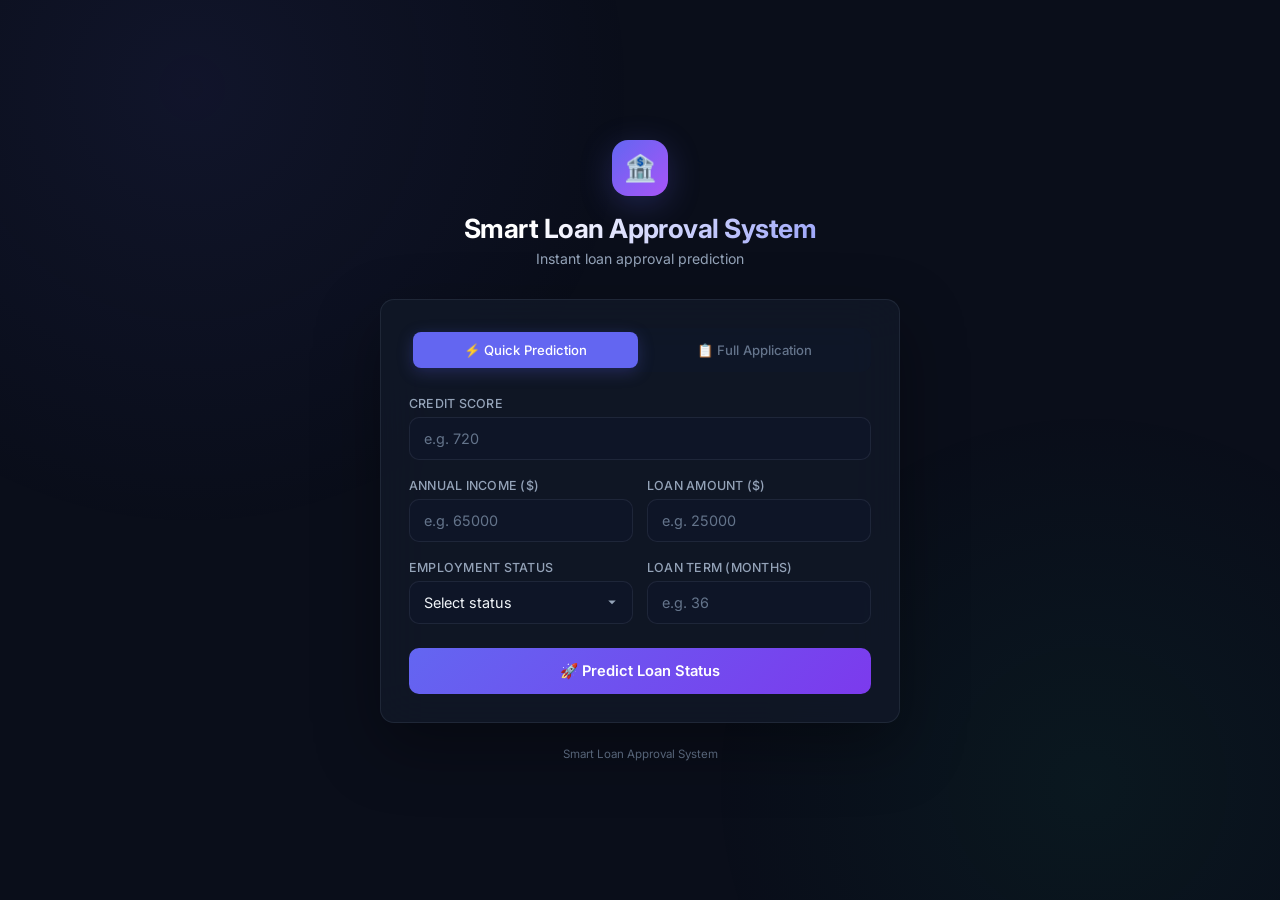
<file: Frontend/index.html>
<!DOCTYPE html>
<html lang="en">

<head>
  <meta charset="UTF-8">
  <meta name="viewport" content="width=device-width, initial-scale=1.0">
  <title>Smart Loan Approval System</title>
  <meta name="description" content="Smart loan approval prediction system. Get instant loan eligibility results.">
  <link href="https://fonts.googleapis.com/css2?family=Inter:wght@300;400;500;600;700;800&display=swap"
    rel="stylesheet">
  <style>
    *,
    *::before,
    *::after {
      margin: 0;
      padding: 0;
      box-sizing: border-box
    }

    :root {
      --bg-primary: #0a0e1a;
      --bg-secondary: #111827;
      --bg-card: rgba(17, 24, 39, .85);
      --accent: #6366f1;
      --accent-light: #818cf8;
      --accent-glow: rgba(99, 102, 241, .25);
      --success: #10b981;
      --success-bg: rgba(16, 185, 129, .12);
      --success-border: rgba(16, 185, 129, .3);
      --danger: #ef4444;
      --danger-bg: rgba(239, 68, 68, .12);
      --danger-border: rgba(239, 68, 68, .3);
      --text-primary: #f1f5f9;
      --text-secondary: #94a3b8;
      --text-muted: #64748b;
      --border: rgba(148, 163, 184, .12);
      --input-bg: rgba(15, 23, 42, .6);
      --radius: 14px;
      --radius-sm: 10px;
    }

    body {
      font-family: 'Inter', sans-serif;
      background: var(--bg-primary);
      color: var(--text-primary);
      min-height: 100vh;
      display: flex;
      align-items: center;
      justify-content: center;
      padding: 24px;
      position: relative;
      overflow-x: hidden
    }

    body::before {
      content: '';
      position: fixed;
      top: -40%;
      left: -20%;
      width: 70vw;
      height: 70vw;
      background: radial-gradient(circle, rgba(99, 102, 241, .08) 0%, transparent 70%);
      pointer-events: none
    }

    body::after {
      content: '';
      position: fixed;
      bottom: -30%;
      right: -15%;
      width: 60vw;
      height: 60vw;
      background: radial-gradient(circle, rgba(16, 185, 129, .06) 0%, transparent 70%);
      pointer-events: none
    }

    .container {
      width: 100%;
      max-width: 520px;
      position: relative;
      z-index: 1
    }

    /* Header */
    .header {
      text-align: center;
      margin-bottom: 32px;
      animation: fadeDown .6s ease
    }

    .header .logo {
      width: 56px;
      height: 56px;
      background: linear-gradient(135deg, var(--accent), #a855f7);
      border-radius: 16px;
      display: inline-flex;
      align-items: center;
      justify-content: center;
      font-size: 26px;
      margin-bottom: 16px;
      box-shadow: 0 8px 32px var(--accent-glow)
    }

    .header h1 {
      font-size: 1.65rem;
      font-weight: 700;
      letter-spacing: -.02em;
      background: linear-gradient(135deg, #fff 30%, var(--accent-light));
      -webkit-background-clip: text;
      -webkit-text-fill-color: transparent
    }

    .header p {
      color: var(--text-secondary);
      font-size: .88rem;
      margin-top: 6px;
      font-weight: 400
    }

    /* Card */
    .card {
      background: var(--bg-card);
      backdrop-filter: blur(24px);
      border: 1px solid var(--border);
      border-radius: var(--radius);
      padding: 28px;
      box-shadow: 0 24px 64px rgba(0, 0, 0, .35);
      animation: fadeUp .6s ease
    }

    /* Tabs */
    .tabs {
      display: flex;
      gap: 4px;
      background: rgba(15, 23, 42, .5);
      border-radius: var(--radius-sm);
      padding: 4px;
      margin-bottom: 24px
    }

    .tab-btn {
      flex: 1;
      padding: 10px 8px;
      border: none;
      background: transparent;
      color: var(--text-muted);
      font-family: inherit;
      font-size: .82rem;
      font-weight: 500;
      border-radius: 8px;
      cursor: pointer;
      transition: all .3s ease
    }

    .tab-btn.active {
      background: var(--accent);
      color: #fff;
      box-shadow: 0 4px 16px var(--accent-glow)
    }

    .tab-btn:hover:not(.active) {
      color: var(--text-secondary);
      background: rgba(255, 255, 255, .04)
    }

    /* Form */
    .form-group {
      margin-bottom: 18px;
      animation: fadeUp .4s ease backwards
    }

    .form-group label {
      display: block;
      font-size: .78rem;
      font-weight: 500;
      color: var(--text-secondary);
      margin-bottom: 6px;
      letter-spacing: .02em;
      text-transform: uppercase
    }

    .form-group input,
    .form-group select {
      width: 100%;
      padding: 12px 14px;
      background: var(--input-bg);
      border: 1px solid var(--border);
      border-radius: var(--radius-sm);
      color: var(--text-primary);
      font-family: inherit;
      font-size: .9rem;
      transition: all .25s ease;
      outline: none
    }

    .form-group input:focus,
    .form-group select:focus {
      border-color: var(--accent);
      box-shadow: 0 0 0 3px var(--accent-glow)
    }

    .form-group input::placeholder {
      color: var(--text-muted)
    }

    .form-group select {
      cursor: pointer;
      appearance: none;
      background-image: url("data:image/svg+xml,%3Csvg xmlns='http://www.w3.org/2000/svg' width='12' height='12' fill='%2394a3b8' viewBox='0 0 16 16'%3E%3Cpath d='M8 11L3 6h10z'/%3E%3C/svg%3E");
      background-repeat: no-repeat;
      background-position: right 14px center
    }

    .form-group select option {
      background: var(--bg-secondary);
      color: var(--text-primary)
    }

    .form-group .error-msg {
      color: var(--danger);
      font-size: .72rem;
      margin-top: 4px;
      display: none
    }

    .form-group.invalid input,
    .form-group.invalid select {
      border-color: var(--danger)
    }

    .form-group.invalid .error-msg {
      display: block
    }

    .row {
      display: grid;
      grid-template-columns: 1fr 1fr;
      gap: 14px
    }

    @media(max-width:480px) {
      .row {
        grid-template-columns: 1fr
      }
    }

    .personal-fields {
      overflow: hidden;
      max-height: 0;
      opacity: 0;
      transition: max-height .5s ease, opacity .4s ease
    }

    .personal-fields.show {
      max-height: 600px;
      opacity: 1
    }

    .section-divider {
      display: flex;
      align-items: center;
      gap: 10px;
      margin: 20px 0 18px;
      color: var(--text-muted);
      font-size: .72rem;
      text-transform: uppercase;
      letter-spacing: .06em;
      font-weight: 600
    }

    .section-divider::before,
    .section-divider::after {
      content: '';
      flex: 1;
      height: 1px;
      background: var(--border)
    }

    /* Button */
    .btn-predict {
      width: 100%;
      padding: 14px;
      border: none;
      border-radius: var(--radius-sm);
      background: linear-gradient(135deg, var(--accent), #7c3aed);
      color: #fff;
      font-family: inherit;
      font-size: .92rem;
      font-weight: 600;
      cursor: pointer;
      transition: all .3s ease;
      position: relative;
      overflow: hidden;
      margin-top: 6px
    }

    .btn-predict:hover {
      transform: translateY(-2px);
      box-shadow: 0 8px 32px var(--accent-glow)
    }

    .btn-predict:active {
      transform: translateY(0)
    }

    .btn-predict:disabled {
      opacity: .6;
      cursor: not-allowed;
      transform: none
    }

    .btn-predict .spinner {
      display: none;
      width: 20px;
      height: 20px;
      border: 2.5px solid rgba(255, 255, 255, .3);
      border-top-color: #fff;
      border-radius: 50%;
      animation: spin .7s linear infinite;
      margin: 0 auto
    }

    .btn-predict.loading .btn-text {
      display: none
    }

    .btn-predict.loading .spinner {
      display: block
    }

    /* Result */
    .result-box {
      margin-top: 20px;
      padding: 18px;
      border-radius: var(--radius-sm);
      text-align: center;
      font-weight: 600;
      font-size: 1rem;
      display: none;
      animation: scaleIn .4s ease
    }

    .result-box.approved {
      display: block;
      background: var(--success-bg);
      border: 1px solid var(--success-border);
      color: var(--success)
    }

    .result-box.rejected {
      display: block;
      background: var(--danger-bg);
      border: 1px solid var(--danger-border);
      color: var(--danger)
    }

    .result-box .result-icon {
      font-size: 2.2rem;
      display: block;
      margin-bottom: 6px
    }

    .result-box .result-sub {
      font-size: .78rem;
      font-weight: 400;
      margin-top: 4px;
      opacity: .8
    }

    /* Footer */
    .footer {
      text-align: center;
      margin-top: 24px;
      color: var(--text-muted);
      font-size: .72rem
    }

    .footer span {
      color: var(--accent-light)
    }

    /* Animations */
    @keyframes fadeUp {
      from {
        opacity: 0;
        transform: translateY(20px)
      }

      to {
        opacity: 1;
        transform: translateY(0)
      }
    }

    @keyframes fadeDown {
      from {
        opacity: 0;
        transform: translateY(-16px)
      }

      to {
        opacity: 1;
        transform: translateY(0)
      }
    }

    @keyframes scaleIn {
      from {
        opacity: 0;
        transform: scale(.92)
      }

      to {
        opacity: 1;
        transform: scale(1)
      }
    }

    @keyframes spin {
      to {
        transform: rotate(360deg)
      }
    }
  </style>
</head>

<body>
  <div class="container">
    <!-- Header -->
    <div class="header">
      <div class="logo">🏦</div>
      <h1>Smart Loan Approval System</h1>
      <p>Instant loan approval prediction</p>
    </div>

    <!-- Card -->
    <div class="card">
      <!-- Tabs -->
      <div class="tabs">
        <button class="tab-btn active" id="tab-quick" onclick="switchTab('quick')">⚡ Quick Prediction</button>
        <button class="tab-btn" id="tab-full" onclick="switchTab('full')">📋 Full Application</button>
      </div>

      <!-- Form -->
      <form id="loanForm" novalidate>
        <!-- Common Fields -->
        <div class="form-group" style="animation-delay:.05s">
          <label for="credit_score">Credit Score</label>
          <input type="number" id="credit_score" placeholder="e.g. 720" min="300" max="900" required>
          <div class="error-msg">Enter a valid score (300–900)</div>
        </div>

        <div class="row">
          <div class="form-group" style="animation-delay:.1s">
            <label for="income_annum">Annual Income ($)</label>
            <input type="number" id="income_annum" placeholder="e.g. 65000" min="0" required>
            <div class="error-msg">Enter a valid income</div>
          </div>
          <div class="form-group" style="animation-delay:.15s">
            <label for="loan_amount">Loan Amount ($)</label>
            <input type="number" id="loan_amount" placeholder="e.g. 25000" min="1" required>
            <div class="error-msg">Enter a valid amount</div>
          </div>
        </div>

        <div class="row">
          <div class="form-group" style="animation-delay:.2s">
            <label for="employment_status">Employment Status</label>
            <select id="employment_status" required>
              <option value="" disabled selected>Select status</option>
              <option value="Employed">Employed</option>
              <option value="Self-Employed">Self-Employed</option>
              <option value="Unemployed">Unemployed</option>
            </select>
            <div class="error-msg">Select a status</div>
          </div>
          <div class="form-group" style="animation-delay:.25s">
            <label for="loan_term">Loan Term (months)</label>
            <input type="number" id="loan_term" placeholder="e.g. 36" min="1" max="480" required>
            <div class="error-msg">Enter a valid term (1–480)</div>
          </div>
        </div>

        <!-- Personal Fields (Full Application) -->
        <div class="personal-fields" id="personalFields">
          <div class="section-divider">Personal Information</div>
          <div class="form-group">
            <label for="name">Full Name</label>
            <input type="text" id="name" placeholder="John Doe">
            <div class="error-msg">Enter your name</div>
          </div>
          <div class="row">
            <div class="form-group">
              <label for="email">Email Address</label>
              <input type="email" id="email" placeholder="john@example.com">
              <div class="error-msg">Enter a valid email</div>
            </div>
            <div class="form-group">
              <label for="phone">Phone Number</label>
              <input type="text" id="phone" placeholder="+1 234 567 890">
              <div class="error-msg">Enter a valid phone</div>
            </div>
          </div>
          <div class="form-group">
            <label for="gender">Gender</label>
            <select id="gender">
              <option value="" disabled selected>Select gender</option>
              <option value="Male">Male</option>
              <option value="Female">Female</option>
              <option value="Other">Other</option>
            </select>
          </div>
        </div>

        <!-- Submit -->
        <button type="submit" class="btn-predict" id="predictBtn">
          <span class="btn-text">🚀 Predict Loan Status</span>
          <div class="spinner"></div>
        </button>
      </form>

      <!-- Result -->
      <div class="result-box" id="resultBox">
        <span class="result-icon" id="resultIcon"></span>
        <span id="resultText"></span>
        <div class="result-sub" id="resultSub"></div>
      </div>
    </div>

    <div class="footer">Smart Loan Approval System</div>
  </div>

  <script>
    let currentTab = 'quick';

    function switchTab(tab) {
      currentTab = tab;
      document.getElementById('tab-quick').classList.toggle('active', tab === 'quick');
      document.getElementById('tab-full').classList.toggle('active', tab === 'full');
      document.getElementById('personalFields').classList.toggle('show', tab === 'full');
      clearResult();
      clearValidation();
    }

    function clearResult() {
      const r = document.getElementById('resultBox');
      r.className = 'result-box';
      r.style.display = 'none';
    }

    function clearValidation() {
      document.querySelectorAll('.form-group').forEach(g => g.classList.remove('invalid'));
    }

    function showError(id) {
      document.getElementById(id).closest('.form-group').classList.add('invalid');
    }

    function validate() {
      clearValidation();
      let ok = true;
      const cs = +document.getElementById('credit_score').value;
      if (!cs || cs < 300 || cs > 900) { showError('credit_score'); ok = false; }

      const inc = +document.getElementById('income_annum').value;
      if (!document.getElementById('income_annum').value || inc < 0) { showError('income_annum'); ok = false; }

      const la = +document.getElementById('loan_amount').value;
      if (!la || la < 1) { showError('loan_amount'); ok = false; }

      if (!document.getElementById('employment_status').value) { showError('employment_status'); ok = false; }

      const lt = +document.getElementById('loan_term').value;
      if (!lt || lt < 1 || lt > 480) { showError('loan_term'); ok = false; }

      if (currentTab === 'full') {
        if (!document.getElementById('name').value.trim()) { showError('name'); ok = false; }
        const em = document.getElementById('email').value.trim();
        if (!em || !/^[^\s@]+@[^\s@]+\.[^\s@]+$/.test(em)) { showError('email'); ok = false; }
        if (!document.getElementById('phone').value.trim()) { showError('phone'); ok = false; }
      }
      return ok;
    }

    document.getElementById('loanForm').addEventListener('submit', async function (e) {
      e.preventDefault();
      if (!validate()) return;

      const btn = document.getElementById('predictBtn');
      btn.classList.add('loading');
      btn.disabled = true;
      clearResult();

      const payload = {
        credit_score: +document.getElementById('credit_score').value,
        income_annum: +document.getElementById('income_annum').value,
        loan_amount: +document.getElementById('loan_amount').value,
        employment_status: document.getElementById('employment_status').value,
        loan_term: +document.getElementById('loan_term').value
      };

      if (currentTab === 'full') {
        payload.name = document.getElementById('name').value.trim();
        payload.email = document.getElementById('email').value.trim();
        payload.phone = document.getElementById('phone').value.trim();
        payload.gender = document.getElementById('gender').value || '';
      }

      try {
        const res = await fetch('http://127.0.0.1:5000/predict', {
          method: 'POST',
          headers: { 'Content-Type': 'application/json' },
          body: JSON.stringify(payload)
        });
        const data = await res.json();
        showResult(data);
      } catch (err) {
        showResult({ error: true });
      } finally {
        btn.classList.remove('loading');
        btn.disabled = false;
      }
    });

    function showResult(data) {
      const box = document.getElementById('resultBox');
      const icon = document.getElementById('resultIcon');
      const text = document.getElementById('resultText');
      const sub = document.getElementById('resultSub');

      // Error case
      if (data.error) {
        box.className = 'result-box rejected';
        box.style.display = 'block';
        icon.textContent = '⚠️';
        text.textContent = 'Connection Error';
        sub.textContent = 'Make sure backend is running';
        return;
      }

      // Get status correctly
      const status = (data.status || "").toLowerCase();

      if (status === "approved") {
        box.className = 'result-box approved';
        box.style.display = 'block';
        icon.textContent = '✅';
        text.textContent = 'High Approval Probability';
        sub.textContent = 'Our model predicts a high likelihood of loan approval.';
      } else {
        box.className = 'result-box rejected';
        box.style.display = 'block';
        icon.textContent = '❌';
        text.textContent = 'Low Approval Probability';
        sub.textContent = 'Our model predicts a low chance of loan approval.';
      }
    }
  </script>

</body>

</html>
</file>
